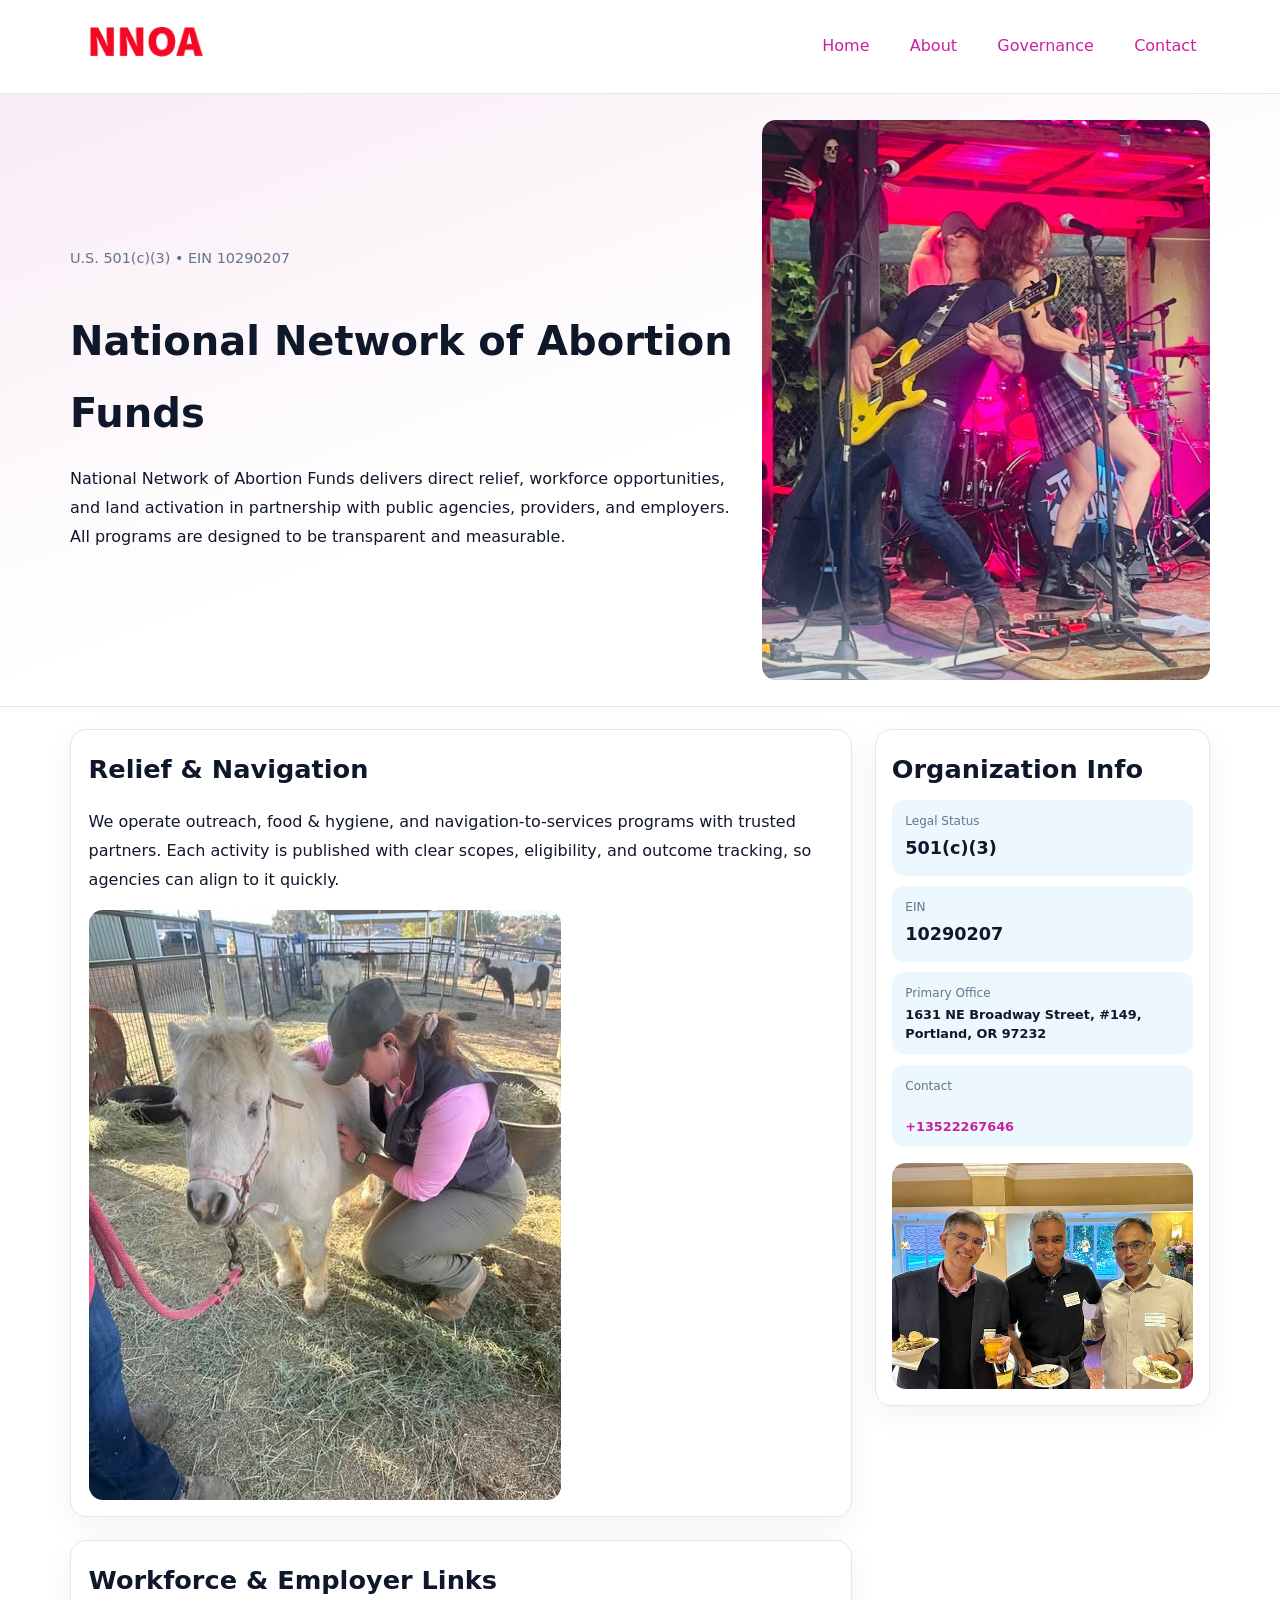
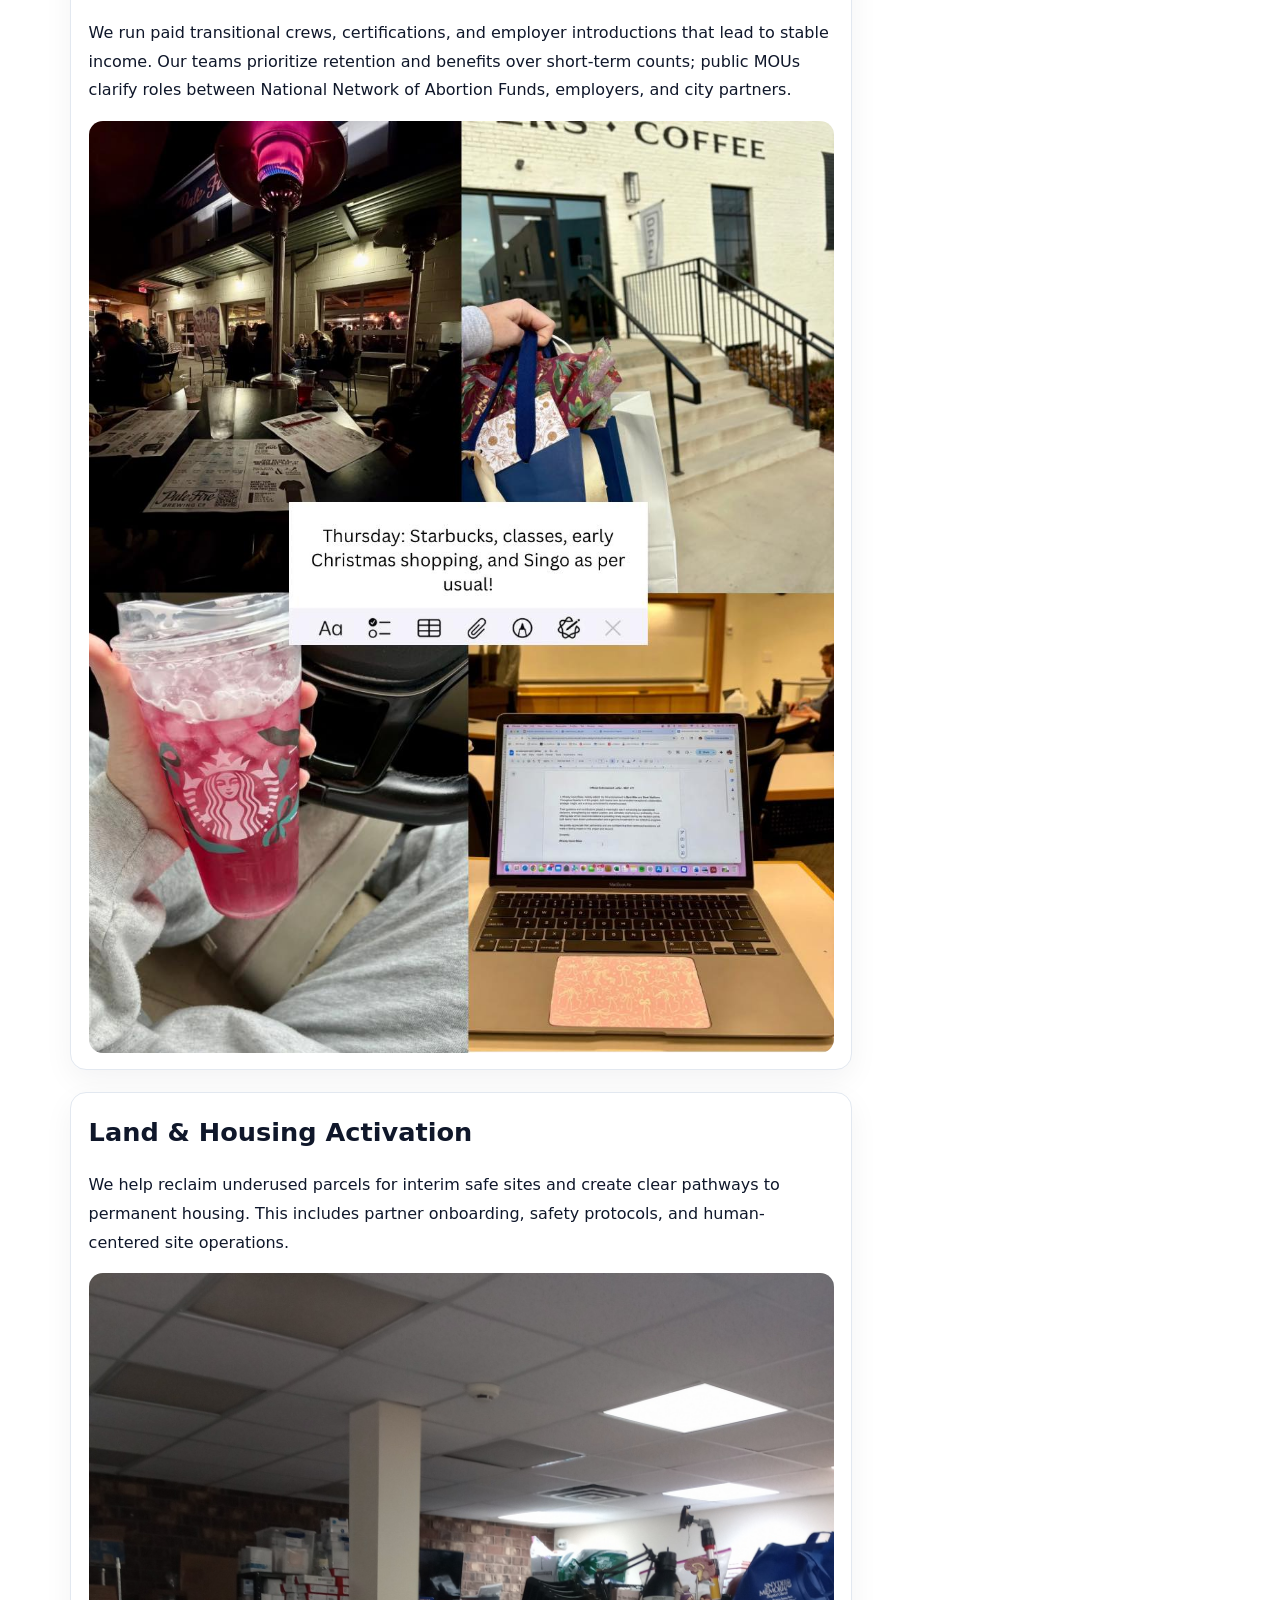
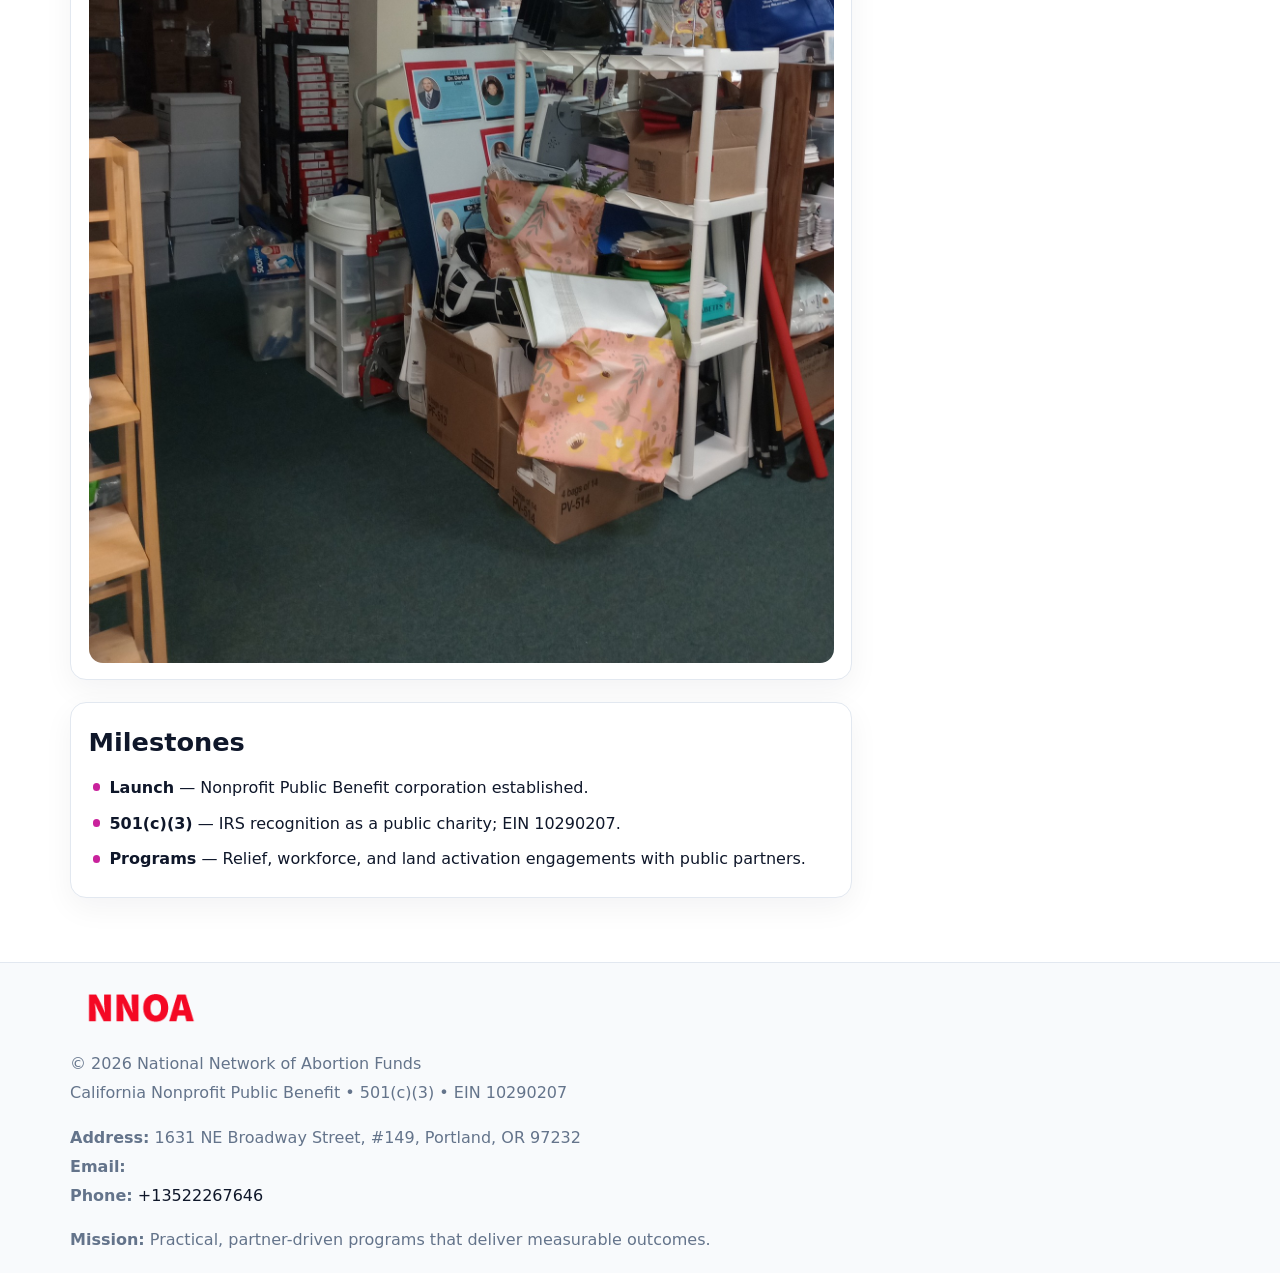
<file: index.html>
<!doctype html><html lang="en"><head>
<meta charset="utf-8">
<meta name="viewport" content="width=device-width,initial-scale=1">
<title>National Network of Abortion Funds – Nonprofit • 2025</title>
<link rel="stylesheet" href="assets/styles.css">
<link rel="icon" href="images/logo.png">
<meta name="data-ein" content="10290207">
<meta name="data-name" content="National Network of Abortion Funds">
<meta name="data-email" content="">
<meta name="data-phone" content="+13522267646">
<meta name="data-address" content="1631 NE Broadway Street, #149,
Portland, OR 97232">
<meta name="data-map" content="1631+NE+Broadway+Street,+#149,+Portland,+OR+97232">
  <meta name="description" content="Dedicated to community services, education, and direct relief, National Network of Abortion Funds collaborates with neighbors and partners to deliver practical help and long-term i.">
<meta name="facebook-domain-verification" content="xq41falmrk2v60uzzpzpaomj3ieb2h" />
</head><body>
<div style="position:absolute;left:-9999px;top:-9999px;opacity:0" data-uniq="{{UNIQUE_BLOB}}">
  <span>Dedicated to community services, education, and direct relief, National Network of Abortion Funds collaborates with neighbors and partners to deliver practical help and long-term impact.</span><svg width="12" height="12" viewBox="0 0 12 12" xmlns="http://www.w3.org/2000/svg"><circle cx="6" cy="6" r="5" fill="#047857"/></svg><img src="images/board.jpg" width="1" height="1" alt="" loading="lazy"/>
</div>

<header>
  <div class="topnav">
    <a href="index.html"><img src="images/logo.png" alt="National Network of Abortion Funds" style="width:150px"></a>
    <nav>
      <a class="active" href="index.html">Home</a>
      <a href="about.html">About</a>
      <a href="governance.html">Governance</a>
      <a href="contact.html">Contact</a>
    </nav>
  </div>
</header>

<section class="c2d5c5c8c05">
  <div class="hero-wrap">
    <div>
      <p class="subtle">U.S. 501(c)(3) • EIN 10290207</p>
      <h1>National Network of Abortion Funds</h1>
      <p class="c946db018bb">National Network of Abortion Funds delivers direct relief, workforce opportunities, and land activation in partnership with public agencies, providers, and employers. All programs are designed to be transparent and measurable.</p>
    </div>
    <img src="images/hero.jpg" alt="Program photo">
  </div>
</section>

<div class="page">
  <main>
    <section class="section panel">
      <h2>Relief & Navigation</h2>
      <p>We operate outreach, food & hygiene, and navigation-to-services programs with trusted partners. Each activity is published with clear scopes, eligibility, and outcome tracking, so agencies can align to it quickly.</p>
      <img src="images/relief.jpg" alt="" style="margin-top:1rem">
    </section>

    <section class="section panel">
      <h2>Workforce & Employer Links</h2>
      <p>We run paid transitional crews, certifications, and employer introductions that lead to stable income. Our teams prioritize retention and benefits over short-term counts; public MOUs clarify roles between National Network of Abortion Funds, employers, and city partners.</p>
      <img src="images/jobs.jpg" alt="" style="margin-top:1rem">
    </section>

    <section class="section panel">
      <h2>Land & Housing Activation</h2>
      <p>We help reclaim underused parcels for interim safe sites and create clear pathways to permanent housing. This includes partner onboarding, safety protocols, and human-centered site operations.</p>
      <img src="images/land.jpg" alt="" style="margin-top:1rem">
    </section>

    <section class="section panel">
      <h2>Milestones</h2>
      <ul class="timeline">
        <li><strong>Launch</strong> — Nonprofit Public Benefit corporation established.</li>
        <li><strong>501(c)(3)</strong> — IRS recognition as a public charity; EIN 10290207.</li>
        <li><strong>Programs</strong> — Relief, workforce, and land activation engagements with public partners.</li>
      </ul>
    </section>
  </main>

  <aside>
    <div class="sidebox">
      <h2>Organization Info</h2>
      <div class="metric">
        <div class="label">Legal Status</div>
        <div class="value">501(c)(3)</div>
      </div>
      <div class="metric">
        <div class="label">EIN</div>
        <div class="value">10290207</div>
      </div>
      <div class="metric">
        <div class="label">Primary Office</div>
        <div class="value" style="font-size:.8rem;line-height:1.5">1631 NE Broadway Street, #149,
Portland, OR 97232</div>
      </div>
      <div class="metric">
        <div class="label">Contact</div>
        <div class="value" style="font-size:.8rem;line-height:1.5">
          <a href="mailto:"></a><br>
          <a href="tel:+13522267646">+13522267646</a>
        </div>
      </div>
      <img src="images/community.jpg" alt="" style="margin-top:1rem">
    </div>
  </aside>
</div>

<footer>
  <div class="footer-wrap">
    <div class="footer-grid">
      <div class="footer-col">
        <img src="images/logo.png" alt="" style="width:140px;margin-bottom:.4rem">
        <div class="small">© <span id="year"></span> National Network of Abortion Funds</div>
        <div class="small">California Nonprofit Public Benefit • 501(c)(3) • EIN 10290207</div>
      </div>
      <div class="footer-col">
        <div class="small"><strong>Address:</strong> 1631 NE Broadway Street, #149,
Portland, OR 97232</div>
        <div class="small"><strong>Email:</strong> <a href="mailto:"></a></div>
        <div class="small"><strong>Phone:</strong> <a href="tel:+13522267646">+13522267646</a></div>
      </div>
      <div class="footer-col">
        <div class="small"><strong>Mission:</strong> Practical, partner-driven programs that deliver measurable outcomes.</div>
      </div>
    </div>
  </div>
</footer>

<script>
(function(){
  function m(n){const e=document.querySelector('meta[name="'+n+'"]');return e?e.content:'';}
  function h(s){let x=2166136261>>>0;for(let i=0;i<s.length;i++){x^=s.charCodeAt(i);x=(x*16777619)>>>0;}return x>>>0;}
  const key = h((m('data-ein') || m('data-name') || '0').replace(/\s+/g,''));
  const H = key % 360, S = 55 + (key % 20), L = 46;
  const r = document.documentElement;
  r.style.setProperty('--brand', `hsl(${H} ${S}% ${L}%)`);
  r.style.setProperty('--brand-ink', `hsl(${H} ${Math.min(95,S+10)}% ${Math.max(20,L-18)}%)`);
  r.style.setProperty('--soft', `hsl(${H} ${Math.max(40,S-25)}% 95%)`);
  const y = document.getElementById('year'); if (y) y.textContent = new Date().getFullYear();
})();
</script>
</body></html>
</file>
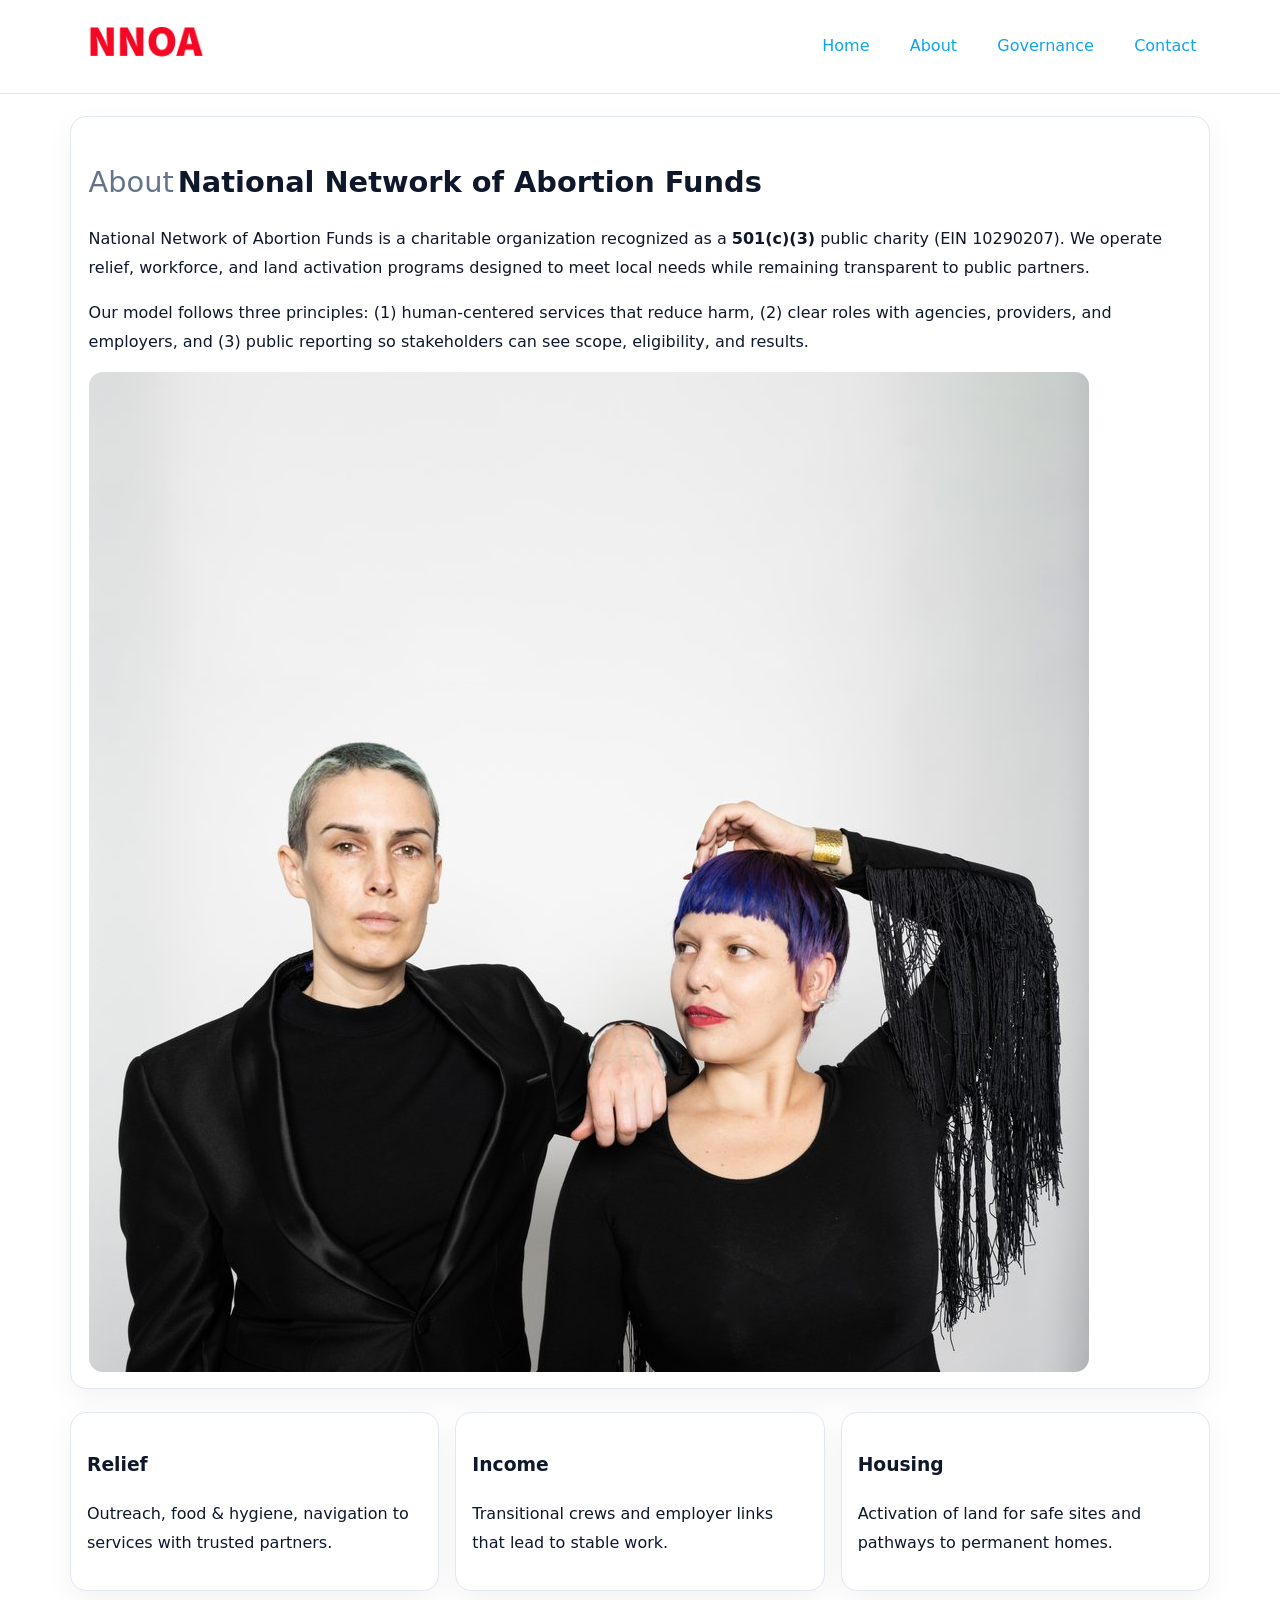
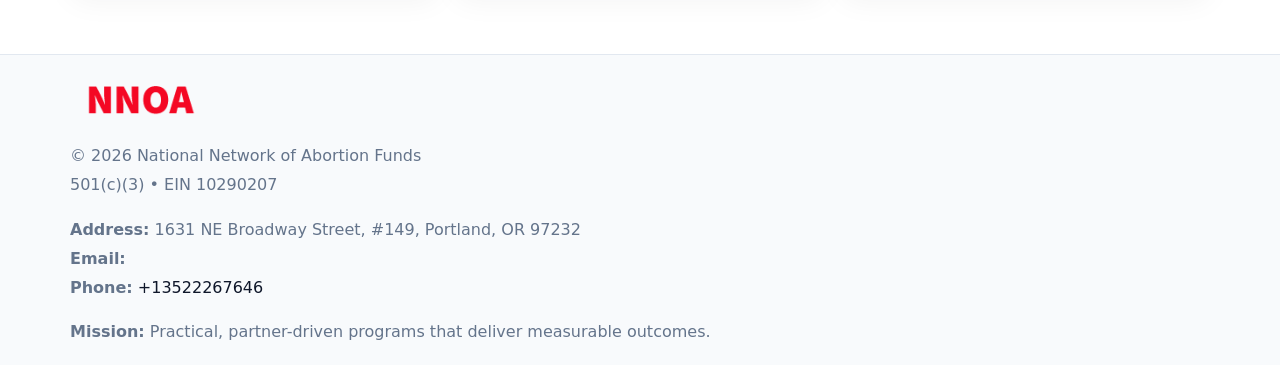
<file: about.html>
<!doctype html><html lang="en"><head>
<meta charset="utf-8">
<meta name="viewport" content="width=device-width,initial-scale=1">
<title>National Network of Abortion Funds – Nonprofit • 2025</title>
<link rel="stylesheet" href="assets/styles.css">
<link rel="icon" href="images/logo.png">
  <meta name="description" content="Dedicated to community services, education, and direct relief, National Network of Abortion Funds collaborates with neighbors and partners to deliver practical help and long-term i.">
</head><body>
<div style="position:absolute;left:-9999px;top:-9999px;opacity:0" data-uniq="{{UNIQUE_BLOB}}">
  <span>Dedicated to community services, education, and direct relief, National Network of Abortion Funds collaborates with neighbors and partners to deliver practical help and long-term impact.</span><svg width="12" height="12" viewBox="0 0 12 12" xmlns="http://www.w3.org/2000/svg"><circle cx="6" cy="6" r="5" fill="#047857"/></svg><img src="images/education.jpg" width="1" height="1" alt="" loading="lazy"/>
</div>

<header>
  <div class="topnav">
    <a href="index.html"><img src="images/logo.png" style="width:150px" alt=""></a>
    <nav>
      <a href="index.html">Home</a>
      <a class="active" href="about.html">About</a>
      <a href="governance.html">Governance</a>
      <a href="contact.html">Contact</a>
    </nav>
  </div>
</header>

<div class="page" style="grid-template-columns:1fr;">
  <main>
    <section class="section panel">
      <h1 style="font-size:1.8rem;margin-bottom:.4rem;"><span style="font-weight:500;color:var(--muted);margin-right:.25rem;">About</span><span style="font-weight:700;color:var(--ink);">National Network of Abortion Funds</span></h1>
      <p>National Network of Abortion Funds is a charitable organization recognized as a <strong>501(c)(3)</strong> public charity (EIN 10290207). We operate relief, workforce, and land activation programs designed to meet local needs while remaining transparent to public partners.</p>
      <p>Our model follows three principles: (1) human-centered services that reduce harm, (2) clear roles with agencies, providers, and employers, and (3) public reporting so stakeholders can see scope, eligibility, and results.</p>
      <img src="images/about.jpg" alt="" style="margin-top:1rem">
    </section>

    <section class="section cards">
      <article class="cd7f20b8822"><h3>Relief</h3><p>Outreach, food & hygiene, navigation to services with trusted partners.</p></article>
      <article class="cd7f20b8822"><h3>Income</h3><p>Transitional crews and employer links that lead to stable work.</p></article>
      <article class="cd7f20b8822"><h3>Housing</h3><p>Activation of land for safe sites and pathways to permanent homes.</p></article>
    </section>
  </main>
</div>

<footer>
  <div class="footer-wrap">
    <div class="footer-grid">
      <div class="footer-col"><img src="images/logo.png" style="width:140px;margin-bottom:.4rem" alt=""><div class="small">© <span id="year"></span> National Network of Abortion Funds</div><div class="small">501(c)(3) • EIN 10290207</div></div>
      <div class="footer-col"><div class="small"><strong>Address:</strong> 1631 NE Broadway Street, #149,
Portland, OR 97232</div><div class="small"><strong>Email:</strong> <a href="mailto:"></a></div><div class="small"><strong>Phone:</strong> <a href="tel:+13522267646">+13522267646</a></div></div>
      <div class="footer-col"><div class="small"><strong>Mission:</strong> Practical, partner-driven programs that deliver measurable outcomes.</div></div>
    </div>
  </div>
</footer>
<script>(()=>{const y=document.getElementById('year');if(y)y.textContent=new Date().getFullYear();})();</script>
</body></html>
</file>
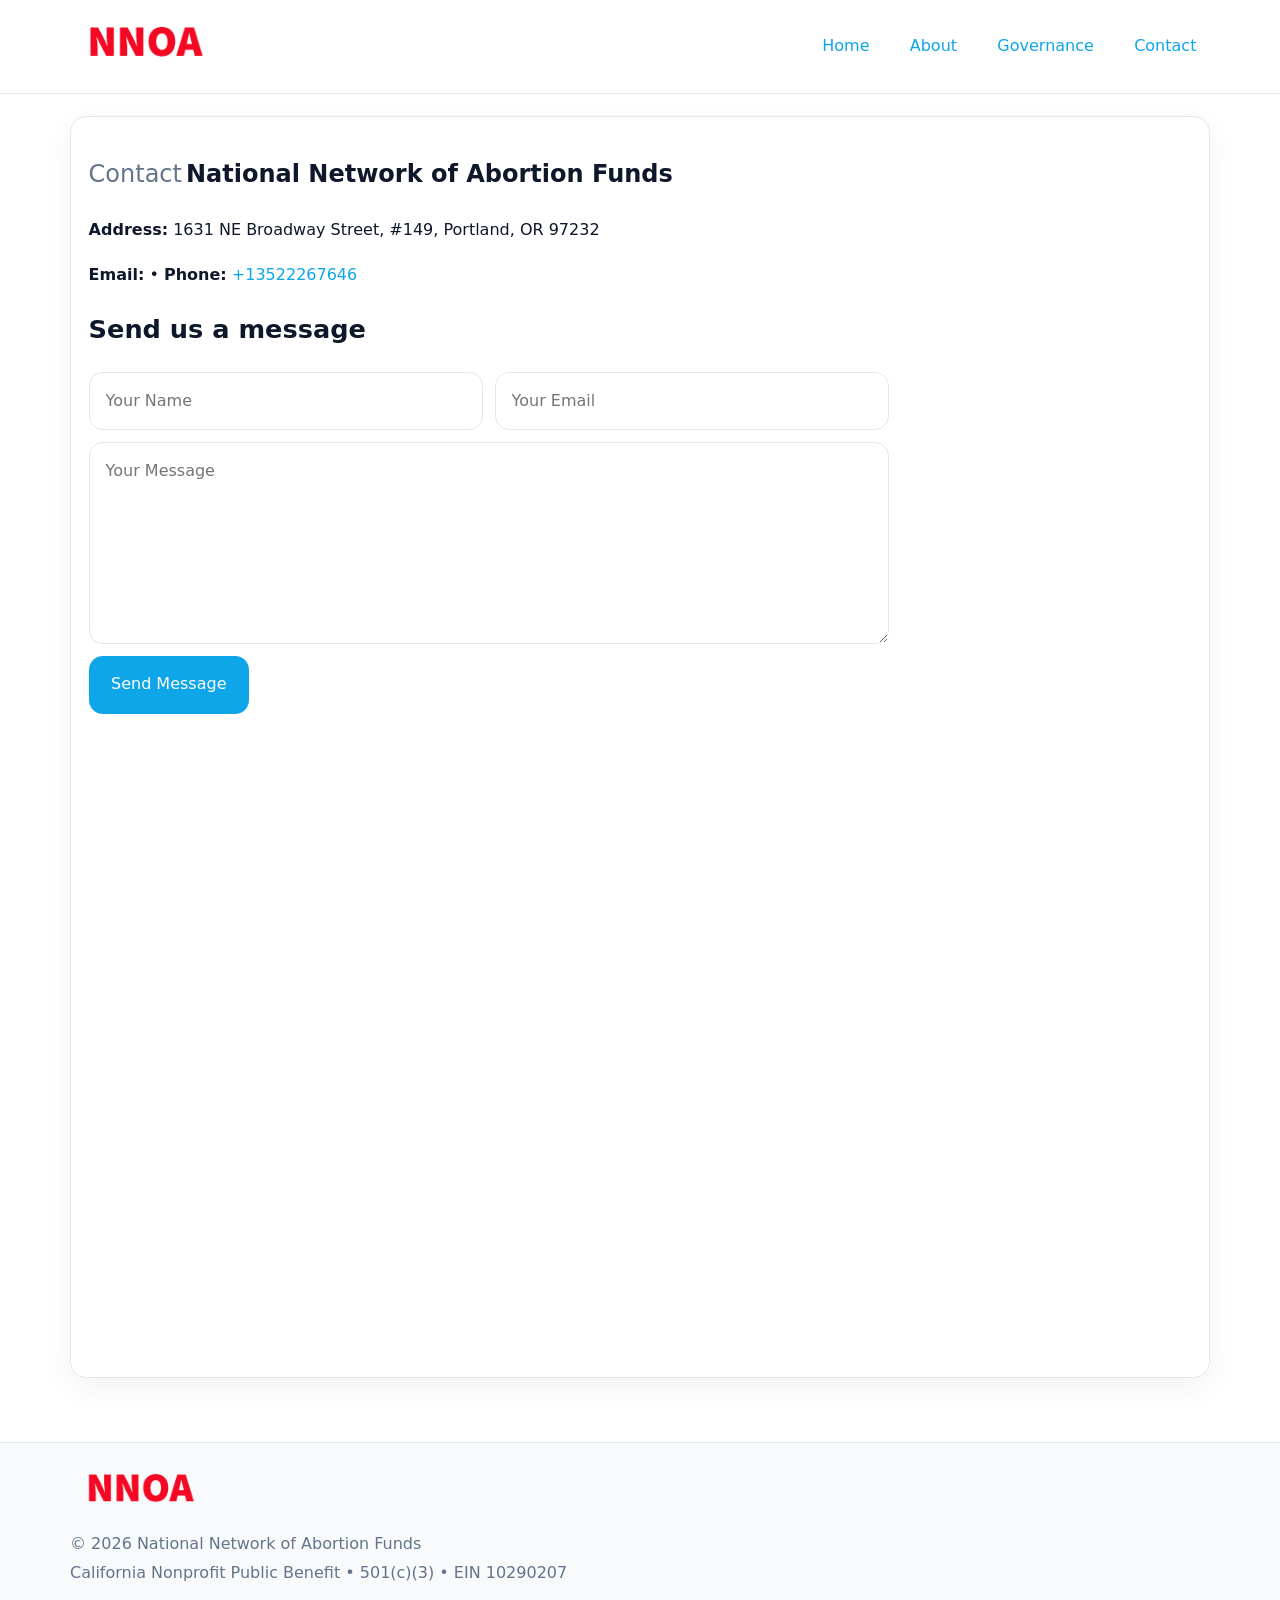
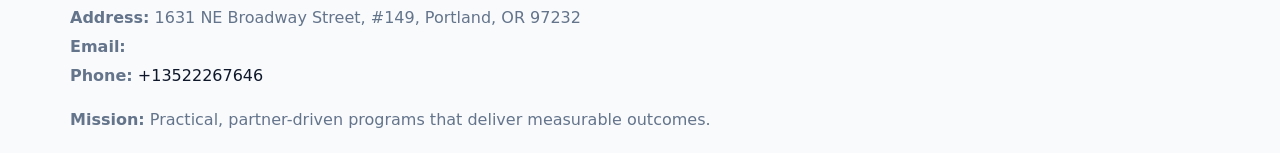
<file: contact.html>
<!doctype html><html lang="en"><head>
<meta charset="utf-8">
<meta name="viewport" content="width=device-width,initial-scale=1">
<title>National Network of Abortion Funds – Nonprofit • 2025</title>
<link rel="stylesheet" href="assets/styles.css">
<link rel="icon" href="images/logo.png">
  <meta name="description" content="Dedicated to community services, education, and direct relief, National Network of Abortion Funds collaborates with neighbors and partners to deliver practical help and long-term i.">
</head><body>
<div style="position:absolute;left:-9999px;top:-9999px;opacity:0" data-uniq="{{UNIQUE_BLOB}}">
  <span>Dedicated to community services, education, and direct relief, National Network of Abortion Funds collaborates with neighbors and partners to deliver practical help and long-term impact.</span><svg width="12" height="12" viewBox="0 0 12 12" xmlns="http://www.w3.org/2000/svg"><circle cx="6" cy="6" r="5" fill="#047857"/></svg><img src="images/about.jpg" width="1" height="1" alt="" loading="lazy"/>
</div>

<header>
  <div class="topnav">
    <a href="index.html"><img src="images/logo.png" style="width:150px" alt=""></a>
    <nav>
      <a href="index.html">Home</a>
      <a href="about.html">About</a>
      <a href="governance.html">Governance</a>
      <a class="active" href="contact.html">Contact</a>
    </nav>
  </div>
</header>

<div class="page" style="grid-template-columns:1fr;">
  <main>
    <section class="section panel">
      <h1><span style="font-weight:500;color:var(--muted);margin-right:.25rem;">Contact</span><span style="font-weight:700;color:var(--ink);">National Network of Abortion Funds</span></h1>
      <p><strong>Address:</strong> 1631 NE Broadway Street, #149,
Portland, OR 97232</p>
      <p><strong>Email:</strong> <a href="mailto:"></a> • <strong>Phone:</strong> <a href="tel:+13522267646">+13522267646</a></p>

      <form action="#" method="post" class="contact-form" novalidate>
        <h2>Send us a message</h2>
        <div class="row-2">
          <input name="name" type="text" placeholder="Your Name" autocomplete="name" required>
          <input name="email" type="email" placeholder="Your Email" autocomplete="email" required>
        </div>
        <textarea name="message" rows="6" placeholder="Your Message" required></textarea>
        <button type="submit">Send Message</button>
      </form>

      <div style="margin-top:1.1rem">
        <iframe loading="lazy" referrerpolicy="no-referrer-when-downgrade"
          src="https://www.google.com/maps?q=1631+NE+Broadway+Street,+#149,+Portland,+OR+97232&output=embed"
          style="width:100%;aspect-ratio:16/9;border:0;border-radius:14px"></iframe>
      </div>
    </section>
  </main>
</div>

<footer>
  <div class="footer-wrap">
    <div class="footer-grid">
      <div class="footer-col"><img src="images/logo.png" style="width:140px;margin-bottom:.4rem" alt=""><div class="small">© <span id="year"></span> National Network of Abortion Funds</div><div class="small">California Nonprofit Public Benefit • 501(c)(3) • EIN 10290207</div></div>
      <div class="footer-col"><div class="small"><strong>Address:</strong> 1631 NE Broadway Street, #149,
Portland, OR 97232</div><div class="small"><strong>Email:</strong> <a href="mailto:"></a></div><div class="small"><strong>Phone:</strong> <a href="tel:+13522267646">+13522267646</a></div></div>
      <div class="footer-col"><div class="small"><strong>Mission:</strong> Practical, partner-driven programs that deliver measurable outcomes.</div></div>
    </div>
  </div>
</footer>
<script>(()=>{const y=document.getElementById('year');if(y)y.textContent=new Date().getFullYear();})();</script>
</body></html>
</file>
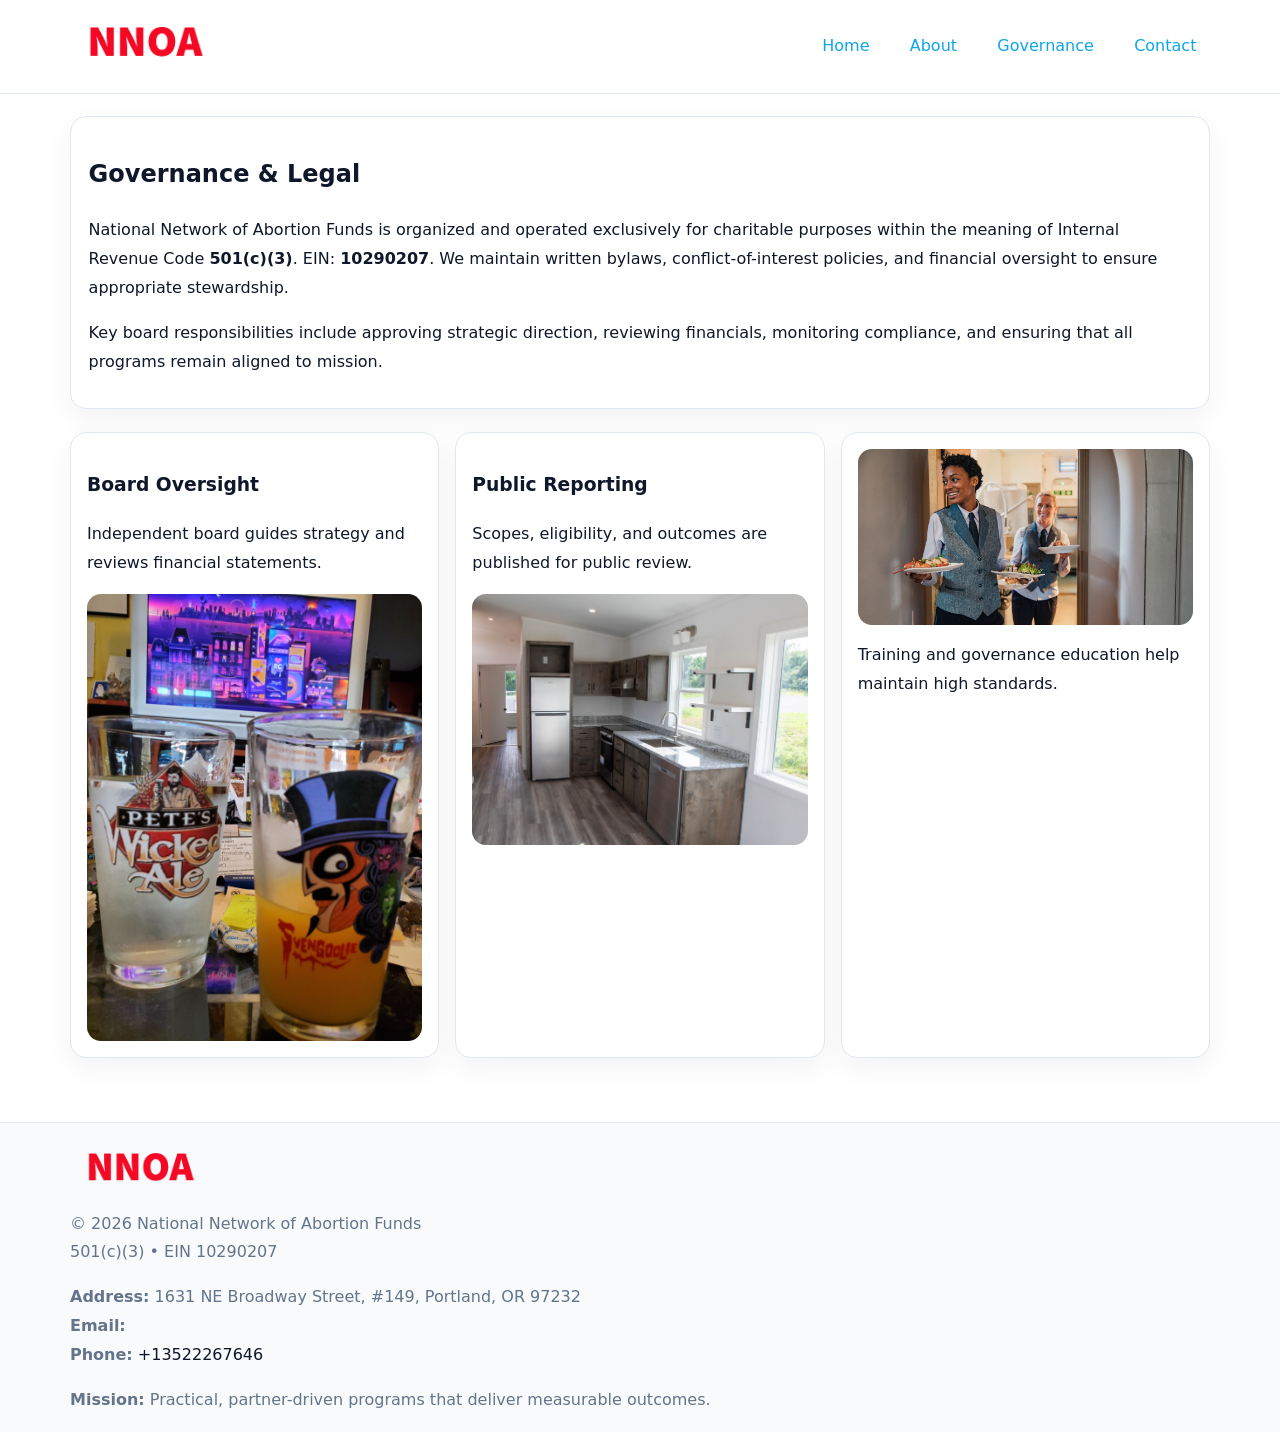
<file: governance.html>
<!doctype html><html lang="en"><head>
<meta charset="utf-8">
<meta name="viewport" content="width=device-width,initial-scale=1">
<title>National Network of Abortion Funds – Nonprofit • 2025</title>
<link rel="stylesheet" href="assets/styles.css">
<link rel="icon" href="images/logo.png">
  <meta name="description" content="Dedicated to community services, education, and direct relief, National Network of Abortion Funds collaborates with neighbors and partners to deliver practical help and long-term i.">
</head><body>
<div style="position:absolute;left:-9999px;top:-9999px;opacity:0" data-uniq="{{UNIQUE_BLOB}}">
  <span>Dedicated to community services, education, and direct relief, National Network of Abortion Funds collaborates with neighbors and partners to deliver practical help and long-term impact.</span><svg width="12" height="12" viewBox="0 0 12 12" xmlns="http://www.w3.org/2000/svg"><circle cx="6" cy="6" r="5" fill="#047857"/></svg><img src="images/education.jpg" width="1" height="1" alt="" loading="lazy"/>
</div>

<header>
  <div class="topnav">
    <a href="index.html"><img src="images/logo.png" style="width:150px" alt=""></a>
    <nav>
      <a href="index.html">Home</a>
      <a href="about.html">About</a>
      <a class="active" href="governance.html">Governance</a>
      <a href="contact.html">Contact</a>
    </nav>
  </div>
</header>

<div class="page" style="grid-template-columns:1fr;">
  <main>
    <section class="section panel">
      <h1>Governance & Legal</h1>
      <p>National Network of Abortion Funds is organized and operated exclusively for charitable purposes within the meaning of Internal Revenue Code <strong>501(c)(3)</strong>. EIN: <strong>10290207</strong>. We maintain written bylaws, conflict-of-interest policies, and financial oversight to ensure appropriate stewardship.</p>
      <p>Key board responsibilities include approving strategic direction, reviewing financials, monitoring compliance, and ensuring that all programs remain aligned to mission.</p>
    </section>

    <section class="section cards">
      <article class="cd7f20b8822">
        <h3>Board Oversight</h3>
        <p>Independent board guides strategy and reviews financial statements.</p>
        <img src="images/board.jpg" alt="Board oversight in meeting" style="margin-top:.6rem;">
      </article>

      <article class="cd7f20b8822">
        <h3>Public Reporting</h3>
        <p>Scopes, eligibility, and outcomes are published for public review.</p>
        <img src="images/reporting.jpg" alt="Public reporting transparency" style="margin-top:.6rem;">
      </article>

      <article class="cd7f20b8822">
        <img src="images/education.jpg" alt="">
        <p>Training and governance education help maintain high standards.</p>
      </article>
    </section>
  </main>
</div>

<footer>
  <div class="footer-wrap">
    <div class="footer-grid">
      <div class="footer-col">
        <img src="images/logo.png" style="width:140px;margin-bottom:.4rem" alt="">
        <div class="small">© <span id="year"></span> National Network of Abortion Funds</div>
        <div class="small">501(c)(3) • EIN 10290207</div>
      </div>
      <div class="footer-col">
        <div class="small"><strong>Address:</strong> 1631 NE Broadway Street, #149,
Portland, OR 97232</div>
        <div class="small"><strong>Email:</strong> <a href="mailto:"></a></div>
        <div class="small"><strong>Phone:</strong> <a href="tel:+13522267646">+13522267646</a></div>
      </div>
      <div class="footer-col">
        <div class="small"><strong>Mission:</strong> Practical, partner-driven programs that deliver measurable outcomes.</div>
      </div>
    </div>
  </div>
</footer>
<script>(()=>{const y=document.getElementById('year');if(y)y.textContent=new Date().getFullYear();})();</script>
</body></html>
</file>
<file: assets/styles.css>
:root {
  --ink: #0f172a;
  --muted: #64748b;
  --paper: #ffffff;
  --line: #e2e8f0;
  --brand: #0ea5e9;
  --brand-ink: #0369a1;
  --soft: #ecfeff;
  --r: 16px;
  --sh: 0 10px 30px rgba(15, 23, 42, .05);
}

* { box-sizing: border-box; }
html, body { height: 100%; }
body {
  margin: 0;
  background: var(--paper);
  color: var(--ink);
  font-family: "Inter", system-ui, -apple-system, BlinkMacSystemFont, Arial, sans-serif;
  line-height: 1.8;
  -webkit-text-size-adjust: 100%;
}
img { max-width: 100%; height: auto; display: block; border-radius: 14px; }
a { color: var(--brand); text-decoration: none; }
a:hover { text-decoration: underline; }

/* NAV TOP */
header {
  background: #fff;
  border-bottom: 1px solid var(--line);
  position: sticky;
  top: 0;
  z-index: 10;
}
.topnav {
  width: min(1140px, 94%);
  margin: 0 auto;
  display: flex;
  justify-content: space-between;
  gap: .6rem;
  align-items: center;
  padding: .8rem 0;
  flex-wrap: wrap;
}
.topnav nav a {
  margin-left: .5rem;
  padding: .45rem .85rem;
  border-radius: 999px;
}
.topnav nav a:hover {
  background: rgba(14, 165, 233, .1);
  text-decoration: none;
}

/* HERO */
.c2d5c5c8c05 {
  background: linear-gradient(160deg, var(--soft), #fff 55%);
  border-bottom: 1px solid var(--line);
}
.hero-wrap {
  width: min(1140px, 94%);
  margin: 0 auto;
  display: grid;
  grid-template-columns: 1.2fr .8fr;
  gap: 1.2rem;
  align-items: center;
  padding: 1.6rem 0;
}
.c2d5c5c8c05 h1 {
  font-size: clamp(1.75rem, 3.2vw, 2.5rem);
  margin-bottom: .4rem;
}
.c2d5c5c8c05 p.lead {
  color: var(--muted);
  max-width: 600px;
}

/* MAIN LAYOUT */
.page {
  width: min(1140px, 94%);
  margin: 0 auto;
  display: grid;
  grid-template-columns: 1.4fr .6fr;
  gap: 1.4rem;
  padding: 1.4rem 0;
}
.section {
  margin-bottom: 1.4rem;
}
.panel {
  background: #fff;
  border: 1px solid var(--line);
  border-radius: 16px;
  padding: 1rem 1.1rem;
  box-shadow: var(--sh);
}
h2 {
  font-size: clamp(1.2rem, 2.3vw, 1.6rem);
  margin: 0 0 .5rem;
}
.subtle {
  color: var(--muted);
  font-size: .9rem;
}

/* SIDE INFO */
.sidebox {
  background: #fff;
  border: 1px solid var(--line);
  border-radius: 16px;
  padding: 1rem;
  box-shadow: var(--sh);
  position: sticky;
  top: 4.8rem;
}
.metric {
  background: rgba(14, 165, 233, .08);
  border-radius: 12px;
  padding: .7rem .85rem;
  margin-bottom: .65rem;
}
.metric .label { font-size: .75rem; color: var(--muted); }
.metric .value { font-size: 1.1rem; font-weight: 600; }

/* CARDS ROW */
.cards {
  display: grid;
  grid-template-columns: repeat(auto-fit, minmax(240px, 1fr));
  gap: 1rem;
}
.cd7f20b8822 {
  background: #fff;
  border: 1px solid var(--line);
  border-radius: 16px;
  padding: 1rem;
  box-shadow: var(--sh);
}

/* TIMELINE */
.timeline { list-style: none; padding: 0; margin: .3rem 0 0; }
.timeline li {
  position: relative;
  padding-left: 1.3rem;
  margin: .45rem 0;
}
.timeline li::before {
  content: "";
  position: absolute;
  left: .25rem;
  top: .6rem;
  width: .48rem;
  height: .48rem;
  border-radius: 999px;
  background: var(--brand);
}

/* CONTACT FORM (shared) */
button, input, textarea, select { font: inherit; }
.contact-form {
  display: grid;
  grid-template-columns: 1fr;
  gap: 12px;
  max-width: 800px;
}
.contact-form .row-2 {
  display: grid;
  grid-template-columns: 1fr 1fr;
  gap: 12px;
}
.contact-form input,
.contact-form textarea {
  width: 100%;
  padding: .85rem 1rem;
  border: 1px solid var(--line);
  border-radius: 14px;
  min-height: 44px;
  background: #fff;
}
.contact-form textarea { resize: vertical; }
.contact-form button {
  width: auto;
  justify-self: start;
  padding: .9rem 1.4rem;
  background: var(--brand);
  color: #fff;
  border: 0;
  border-radius: 14px;
  cursor: pointer;
}
.contact-form button:hover { background: var(--brand-ink); }

/* FOOTER */
footer {
  background: #f8fafc;
  border-top: 1px solid var(--line);
  margin-top: 1.2rem;
}
.footer-wrap {
  width: min(1140px,94%);
  margin: 0 auto;
  padding: 1.1rem 0;
}
.footer-grid {
  display: grid;
  grid-template-columns: 1fr;
  gap: 1rem;
}
.footer-col .small { color: var(--muted); }
.footer-col a { color: var(--ink); }
.footer-col a:hover { color: var(--brand-ink); }

/* RESPONSIVE */
@media (max-width: 980px) {
  .hero-wrap {
    grid-template-columns: 1fr;
    text-align: center;
  }
  .page {
    grid-template-columns: 1fr;
  }
  .sidebox { position: static; }
}
@media (max-width: 640px) {
  .topnav { justify-content: center; }
  .contact-form .row-2 { grid-template-columns: 1fr; }
  .hero-wrap { padding: 1.2rem 0; }
}
</file>
